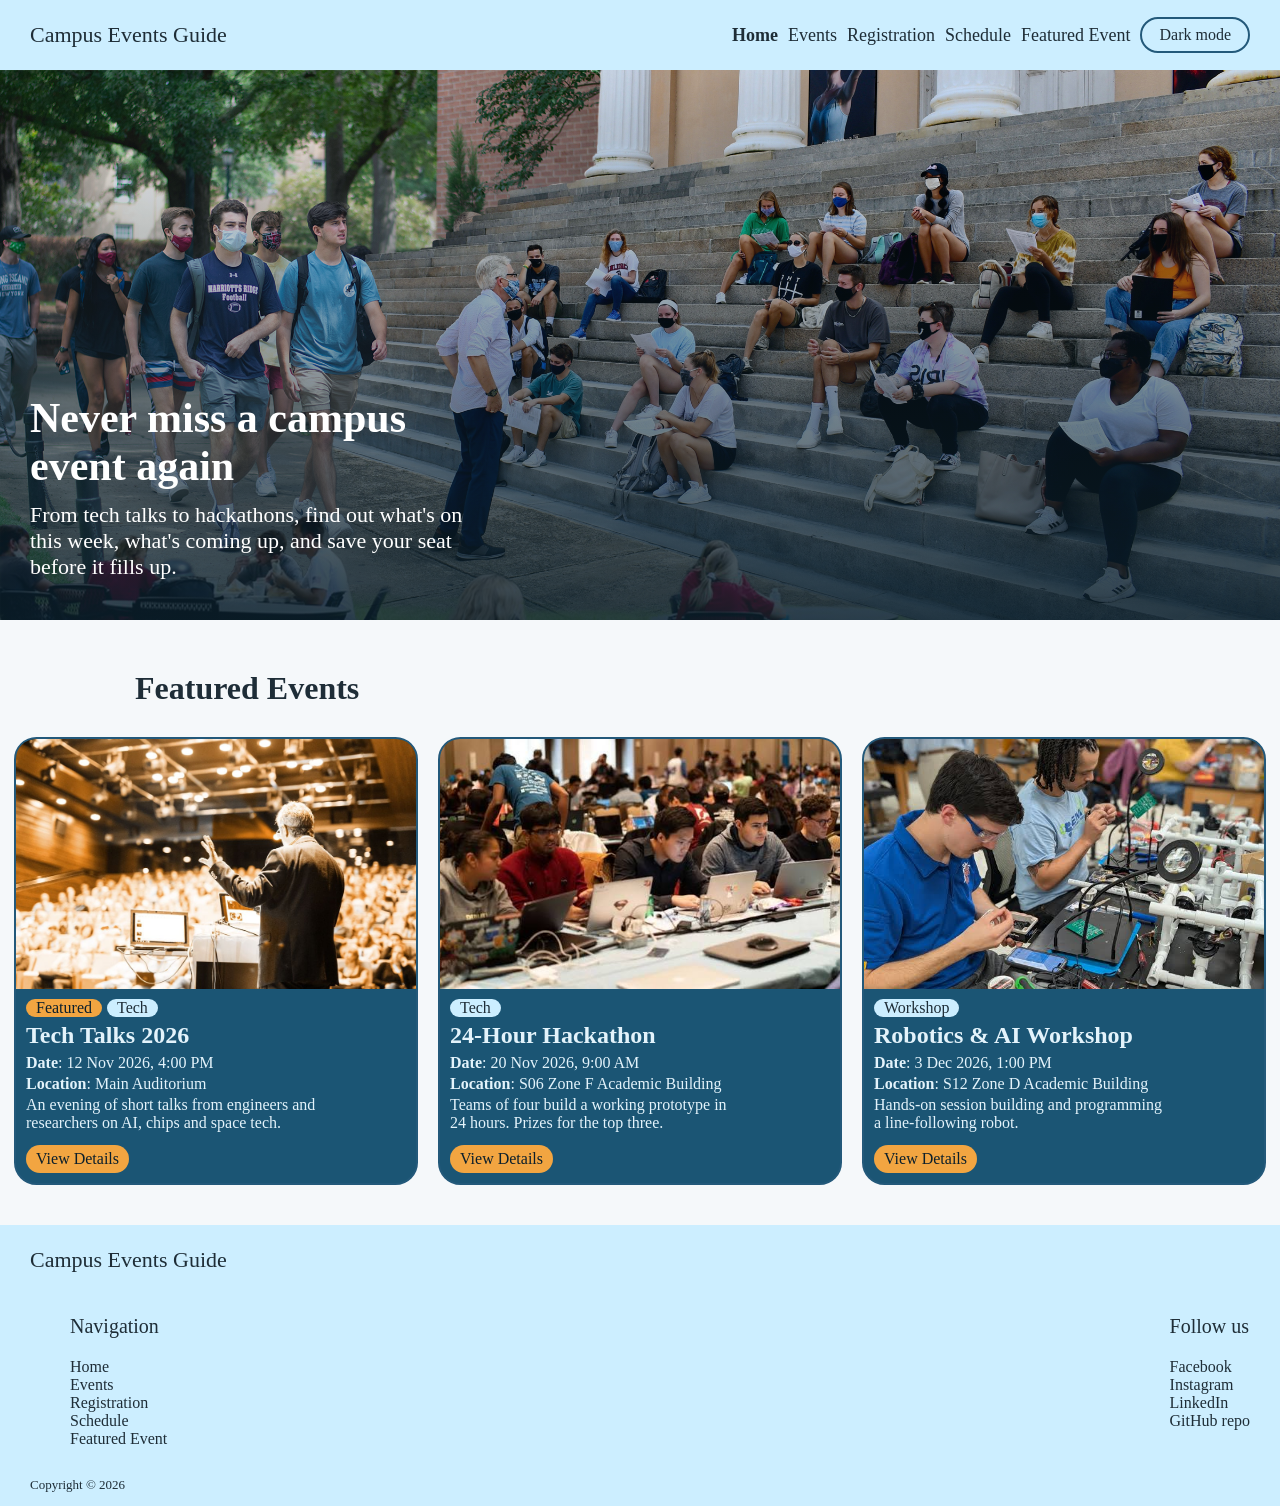
<file: index.html>
<!DOCTYPE html>
<html lang="en">
    <head>
        <meta charset="UTF-8">
        <meta name="viewport" content="width=device-width, initial-scale=1.0">
        <link rel="stylesheet" href="style.css">
        <title>Home</title>
    </head>
    <body>
        <input type="checkbox" id="theme-toggle" class="theme-toggle">
        <div class="page">
            <header class="header">
                <p class="name">Campus Events Guide</p>
                <nav class="nav">
                    <a href="index.html" aria-current="page">Home</a>
                    <a href="events.html">Events</a>
                    <a href="registration.html">Registration</a>
                    <a href="schedule.html">Schedule</a>
                    <a href="event-details.html">Featured Event</a>
                    <label for="theme-toggle" class="theme-btn">Dark mode</label>
                </nav>
            </header>
            <main>
                <section class="hero">
                    <img src="assets/campus1.jpg" alt="students on campus">
                    <div class="hero-cont">
                        <h1>Never miss a campus event again</h1>
                        <p>
                            From tech talks to hackathons, find out what's on this week, what's coming up, and save your seat before it fills up.
                        </p>
                    </div>
                </section>
                <section id="mainE">
                    <h2>Featured Events</h2>
                    <div class="events">
                        <article class="event">
                            <img src="assets/feat1.jpg" alt="tech talk event">
                            <div class="chips">
                                <div class="featC">
                                    <p>Featured</p>
                                </div>
                                <div class="type">
                                    <p>Tech</p>
                                </div>
                            </div>
                            <h3>Tech Talks 2026</h3>
                            <p><b>Date</b>: 12 Nov 2026, 4:00 PM</p>
                            <p><b>Location</b>: Main Auditorium</p>
                            <p>An evening of short talks from engineers and researchers on AI, chips and space tech.</p>
                            <a href="event-details.html" class="viewBut">View Details</a>
                        </article>
    
                        <article class="event">
                            <img src="assets/hack1.jpeg" alt="hackathon event">
                            <div class="type">
                                <p>Tech</p>
                            </div>
                            <h3>24-Hour Hackathon</h3>
                            <p><b>Date</b>: 20 Nov 2026, 9:00 AM</p>
                            <p><b>Location</b>: S06 Zone F Academic Building</p>
                            <p>Teams of four build a working prototype in 24 hours. Prizes for the top three.</p>
                            <a href="events.html#hackathon" class="viewBut">View Details</a>
                        </article>
    
                        <article class="event">
                            <img src="assets/robo1.jpeg" alt="robotics workshop event">
                            <div class="type">
                                <p>Workshop</p>
                            </div>
                            <h3>Robotics & AI Workshop</h3>
                            <p><b>Date</b>: 3 Dec 2026, 1:00 PM</p>
                            <p><b>Location</b>: S12 Zone D Academic Building</p>
                            <p>Hands-on session building and programming a line-following robot.</p>
                            <a href="events.html#robotics-workshop" class="viewBut">View Details</a>
                        </article>
                    </div>
                </section>
            </main>
            <footer class="foot">
                <section id="foot1">
                    <p class="name">Campus Events Guide</p>
                    <p class="foot-title">Navigation</p>
                    <ul>
                        <li>
                            <a href="index.html" aria-current="page">Home</a>
                        </li>
                        <li>
                            <a href="events.html">Events</a>
                        </li>
                        <li>
                            <a href="registration.html">Registration</a>
                        </li>
                        <li>
                            <a href="schedule.html">Schedule</a>
                        </li>
                        <li>
                            <a href="event-details.html">Featured Event</a>
                        </li>
                    </ul>
                    <p class="copyright">Copyright © 2026</p>
                </section>
                <section class="foot2">
                    <p class="foot-title">Follow us</p>
                    <ul>
                        <li>
                            <a href="https://www.facebook.com/" target="_blank" rel="noopener">Facebook</a>
                        </li>
                        <li>
                            <a href="https://www.instagram.com/" target="_blank" rel="noopener">Instagram</a>
                        </li>
                        <li>
                            <a href="https://www.linkedin.com/" target="_blank" rel="noopener">LinkedIn</a>
                        </li>
                        <li>
                            <a href="https://github.com/Zorro-oreo/SW302-A1" target="_blank" rel="noopener">GitHub repo</a>
                        </li>
                    </ul>
                </section>
            </footer>
        </div>
    </body>
</html>
</file>
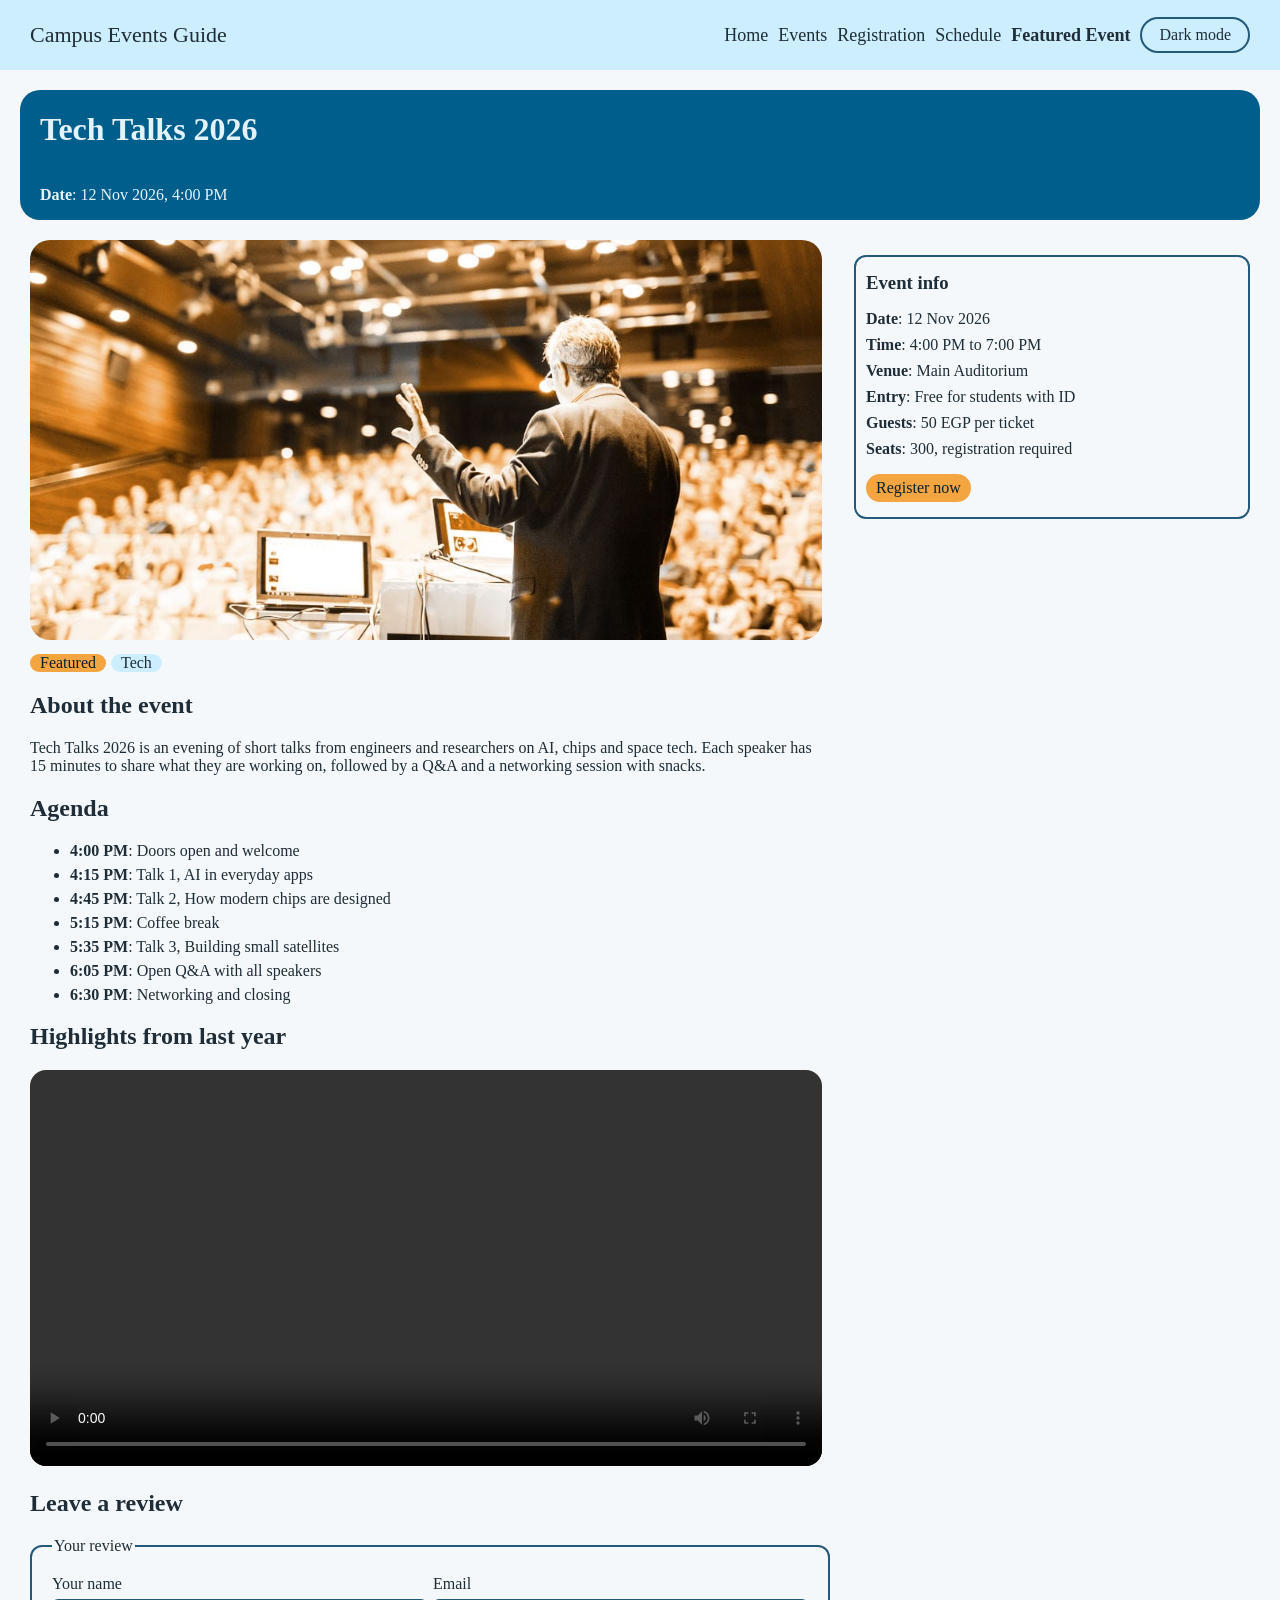
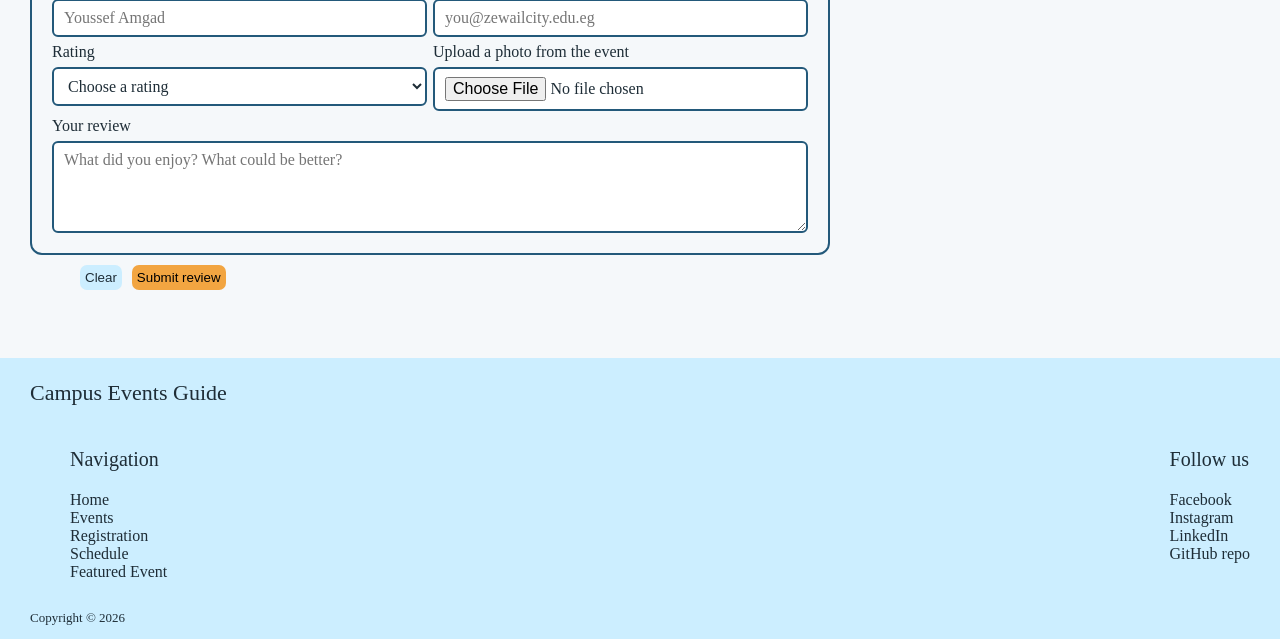
<file: event-details.html>
<!DOCTYPE html>
<html lang="en">
    <head>
        <meta charset="UTF-8">
        <meta name="viewport" content="width=device-width, initial-scale=1.0">
        <link rel="stylesheet" href="style.css">
        <title>Event Details</title>
    </head>
    <body>
        <input type="checkbox" id="theme-toggle" class="theme-toggle">
        <div class="page">
            <header class="header">
                <p class="name">Campus Events Guide</p>
                <nav class="nav">
                    <a href="index.html">Home</a>
                    <a href="events.html">Events</a>
                    <a href="registration.html">Registration</a>
                    <a href="schedule.html">Schedule</a>
                    <a href="event-details.html" aria-current="page">Featured Event</a>
                    <label for="theme-toggle" class="theme-btn">Dark mode</label>
                </nav>
            </header>
            <main>
                <div class="banner">
                    <h1>Tech Talks 2026</h1>
                    <p><b>Date</b>: 12 Nov 2026, 4:00 PM</p>
                </div>
                <section class="details-layout">
                    <article class="details-main">
                        <img src="assets/feat1.jpg" alt="Speaker presenting to a full auditorium at Tech Talks" class="details-poster">
                        <div class="chips">
                            <div class="featC">
                                <p>Featured</p>
                            </div>
                            <div class="type">
                                <p>Tech</p>
                            </div>
                        </div>
                        <h2>About the event</h2>
                        <p>
                            Tech Talks 2026 is an evening of short talks from engineers and researchers on AI, chips and space tech.
                            Each speaker has 15 minutes to share what they are working on, followed by a Q&A and a networking session with snacks.
                        </p>
                        <h2>Agenda</h2>
                        <ul class="agenda">
                            <li><b>4:00 PM</b>: Doors open and welcome</li>
                            <li><b>4:15 PM</b>: Talk 1, AI in everyday apps</li>
                            <li><b>4:45 PM</b>: Talk 2, How modern chips are designed</li>
                            <li><b>5:15 PM</b>: Coffee break</li>
                            <li><b>5:35 PM</b>: Talk 3, Building small satellites</li>
                            <li><b>6:05 PM</b>: Open Q&A with all speakers</li>
                            <li><b>6:30 PM</b>: Networking and closing</li>
                        </ul>
                        <h2>Highlights from last year</h2>
                        <video controls class="details-video">
                            <source src="assets/video1.mp4" type="video/mp4">
                        </video>
                    </article>
                    <aside class="reg-contact details-info">
                        <h2>Event info</h2>
                        <ul class="info-list">
                            <li><b>Date</b>: 12 Nov 2026</li>
                            <li><b>Time</b>: 4:00 PM to 7:00 PM</li>
                            <li><b>Venue</b>: Main Auditorium</li>
                            <li><b>Entry</b>: Free for students with ID</li>
                            <li><b>Guests</b>: 50 EGP per ticket</li>
                            <li><b>Seats</b>: 300, registration required</li>
                        </ul>
                        <a href="registration.html" class="viewBut">Register now</a>
                    </aside>
                </section>
                <section class="review">
                    <h2>Leave a review</h2>
                    <form class="reg-form review-form">
                        <fieldset class="reg-group">
                            <legend>Your review</legend>
                            <div class="field">
                                <label for="rev-name">Your name</label>
                                <input type="text" id="rev-name" name="rev-name" placeholder="Youssef Amgad"
                                    required maxlength="50" pattern="[A-Za-z ]+"
                                    title="Letters and spaces only">
                            </div>
                            <div class="field">
                                <label for="rev-email">Email</label>
                                <input type="email" id="rev-email" name="rev-email" placeholder="you@zewailcity.edu.eg" required>
                            </div>
                            <div class="field">
                                <label for="rating">Rating</label>
                                <select id="rating" name="rating" required>
                                    <option value="" disabled selected>Choose a rating</option>
                                    <option value="5">5 - Excellent</option>
                                    <option value="4">4 - Good</option>
                                    <option value="3">3 - Okay</option>
                                    <option value="2">2 - Poor</option>
                                    <option value="1">1 - Bad</option>
                                </select>
                            </div>
                            <div class="field">
                                <label for="rev-photo">Upload a photo from the event</label>
                                <input type="file" id="rev-photo" name="rev-photo" accept="image/*">
                            </div>
                            <div class="field field-wide">
                                <label for="comment">Your review</label>
                                <textarea id="comment" name="comment" rows="4" required minlength="10" maxlength="500"
                                        placeholder="What did you enjoy? What could be better?"></textarea>
                            </div>
                        </fieldset>
                        <div id="fin">
                            <button id="cl" type="reset">Clear</button>
                            <button id="regb" type="submit">Submit review</button>
                        </div>
                    </form>
                </section>
            </main>
            <footer class="foot">
                <section id="foot1">
                    <p class="name">Campus Events Guide</p>
                    <p class="foot-title">Navigation</p>
                    <ul>
                        <li>
                            <a href="index.html">Home</a>
                        </li>
                        <li>
                            <a href="events.html">Events</a>
                        </li>
                        <li>
                            <a href="registration.html">Registration</a>
                        </li>
                        <li>
                            <a href="schedule.html">Schedule</a>
                        </li>
                        <li>
                            <a href="event-details.html" aria-current="page">Featured Event</a>
                        </li>
                    </ul>
                    <p class="copyright">Copyright © 2026</p>
                </section>
                <section class="foot2">
                    <p class="foot-title">Follow us</p>
                    <ul>
                        <li>
                            <a href="https://www.facebook.com/" target="_blank" rel="noopener">Facebook</a>
                        </li>
                        <li>
                            <a href="https://www.instagram.com/" target="_blank" rel="noopener">Instagram</a>
                        </li>
                        <li>
                            <a href="https://www.linkedin.com/" target="_blank" rel="noopener">LinkedIn</a>
                        </li>
                        <li>
                            <a href="https://github.com/Zorro-oreo/SW302-A1" target="_blank" rel="noopener">GitHub repo</a>
                        </li>
                    </ul>
                </section>
            </footer>
        </div>
    </body>
</html>
</file>
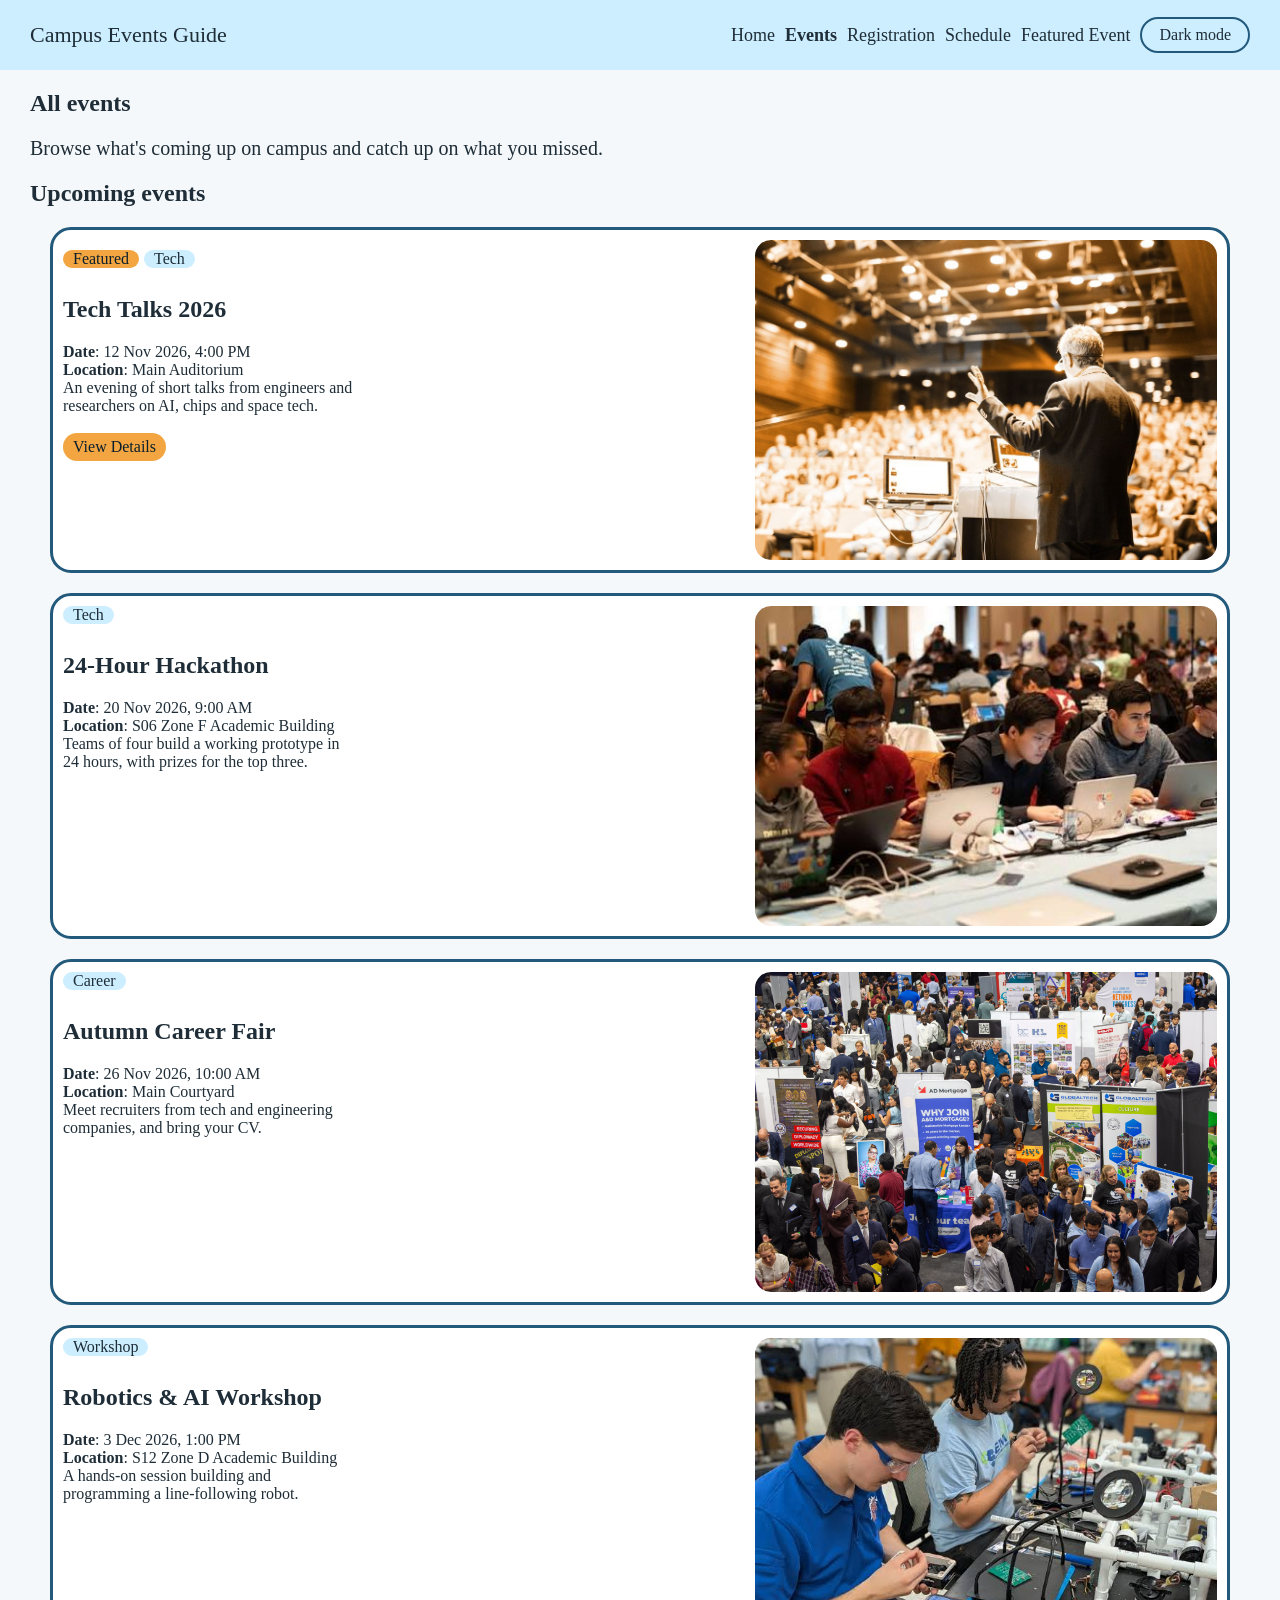
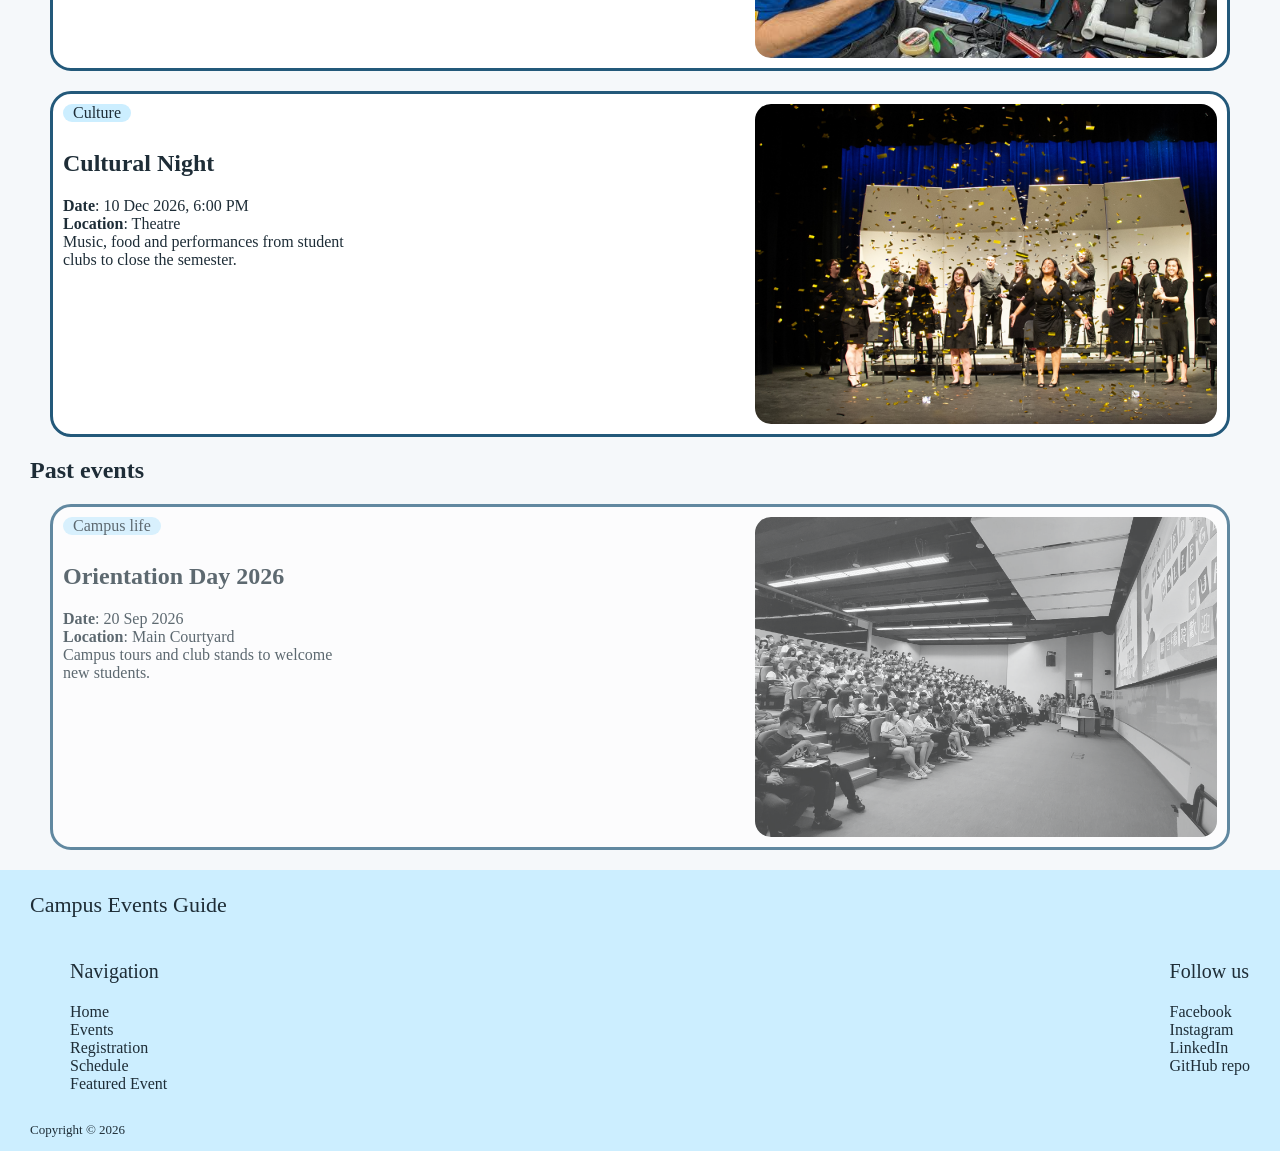
<file: events.html>
<!DOCTYPE html>
<html lang="en">
    <head>
        <meta charset="UTF-8">
        <meta name="viewport" content="width=device-width, initial-scale=1.0">
        <link rel="stylesheet" href="style.css">
        <title>Events</title>
    </head>
    <body>
        <input type="checkbox" id="theme-toggle" class="theme-toggle">
        <div class="page">
            <header class="header">
                <p class="name">Campus Events Guide</p>
                <nav class="nav">
                    <a href="index.html">Home</a>
                    <a href="events.html" aria-current="page">Events</a>
                    <a href="registration.html">Registration</a>
                    <a href="schedule.html">Schedule</a>
                    <a href="event-details.html">Featured Event</a>
                    <label for="theme-toggle" class="theme-btn">Dark mode</label>
                </nav>
            </header>
            <main>
                <section class="page-intro">
                    <h1>All events</h1>
                    <p>Browse what's coming up on campus and catch up on what you missed.</p>
                </section>

                <section class="events-section">
                    <h2>Upcoming events</h2>
                    <div class="Events">
                        <article class="event-l" id="tech-talks">
                            <div class="eve-cont">
                                <div class="chips">
                                    <div class="featCE">
                                        <p>Featured</p>
                                    </div>
                                    <div class="typeE">
                                        <p>Tech</p>
                                    </div>
                                </div>
                                <div>
                                    <h3>Tech Talks 2026</h3>
                                    <p><b>Date</b>: 12 Nov 2026, 4:00 PM</p>
                                    <p><b>Location</b>: Main Auditorium</p>
                                    <p>An evening of short talks from engineers and researchers on AI, chips and space tech.</p>
                                </div>
                                <a href="event-details.html" class="viewBut">View Details</a>
                            </div>
                            <img src="assets/feat1.jpg" alt="tech talk event">
                        </article>
                        <article class="event-l" id="hackathon">
                            <div class="eve-cont">
                                <div class="chips">
                                    <div class="typeE">
                                        <p>Tech</p>
                                    </div>
                                </div>
                                <div>
                                    <h3>24-Hour Hackathon</h3>
                                    <p><b>Date</b>: 20 Nov 2026, 9:00 AM</p>
                                    <p><b>Location</b>: S06 Zone F Academic Building</p>
                                    <p>Teams of four build a working prototype in 24 hours, with prizes for the top three.</p>
                                </div>
                            </div>
                            <img src="assets/hack1.jpeg" alt="Students working on laptops together during a hackathon">
                        </article>
                        <article class="event-l" id="career-fair">
                            <div class="eve-cont">
                                <div class="chips">
                                    <div class="typeE">
                                        <p>Career</p>
                                    </div>
                                </div>
                                <div>
                                    <h3>Autumn Career Fair</h3>
                                    <p><b>Date</b>: 26 Nov 2026, 10:00 AM</p>
                                    <p><b>Location</b>: Main Courtyard</p>
                                    <p>Meet recruiters from tech and engineering companies, and bring your CV.</p>
                                </div>
                            </div>
                            <img src="assets/career1.png" alt="Students talking to company representatives at recruitment booths">
                        </article>
                        <article class="event-l" id="robotics-workshop">
                            <div class="eve-cont">
                                <div class="chips">
                                    <div class="typeE">
                                        <p>Workshop</p>
                                    </div>
                                </div>
                                <div>
                                    <h3>Robotics & AI Workshop</h3>
                                    <p><b>Date</b>: 3 Dec 2026, 1:00 PM</p>
                                    <p><b>Location</b>: S12 Zone D Academic Building</p>
                                    <p>A hands-on session building and programming a line-following robot.</p>
                                </div>
                            </div>
                            <img src="assets/robo1.jpeg" alt="Students at a robotics and AI workshop">
                        </article>
                        <article class="event-l" id="cultural-night">
                            <div class="eve-cont">
                                <div class="chips">
                                    <div class="typeE">
                                        <p>Culture</p>
                                    </div>
                                </div>
                                <div>
                                    <h3>Cultural Night</h3>
                                    <p><b>Date</b>: 10 Dec 2026, 6:00 PM</p>
                                    <p><b>Location</b>: Theatre</p>
                                    <p>Music, food and performances from student clubs to close the semester.</p>
                                </div>
                            </div>
                            <img src="assets/music.jpg" alt="Students performing music">
                        </article>
                    </div>
                </section>

                <section class="events-section">
                    <h2>Past events</h2>
                    <div class="Events event-past">
                        <article class="event-l" id="orientation">
                            <div class="eve-cont">
                                <div class="chips">
                                    <div class="typeE">
                                        <p>Campus life</p>
                                    </div>
                                </div>
                                <div>
                                    <h3>Orientation Day 2026</h3>
                                    <p><b>Date</b>: 20 Sep 2026</p>
                                    <p><b>Location</b>: Main Courtyard</p>
                                    <p>Campus tours and club stands to welcome new students.</p>
                                </div>
                            </div>
                            <img src="assets/orient.jpg" alt="Students gathered in a lecture hall">
                        </article>
                    </div>
                    
                </section>
            </main>
            <footer class="foot">
                <section id="foot1">
                    <p class="name">Campus Events Guide</p>
                    <p class="foot-title">Navigation</p>
                    <ul>
                        <li>
                            <a href="index.html">Home</a>
                        </li>
                        <li>
                            <a href="events.html" aria-current="page">Events</a>
                        </li>
                        <li>
                            <a href="registration.html">Registration</a>
                        </li>
                        <li>
                            <a href="schedule.html">Schedule</a>
                        </li>
                        <li>
                            <a href="event-details.html">Featured Event</a>
                        </li>
                    </ul>
                    <p class="copyright">Copyright © 2026</p>
                </section>
                <section class="foot2">
                    <p class="foot-title">Follow us</p>
                    <ul>
                        <li>
                            <a href="https://www.facebook.com/" target="_blank" rel="noopener">Facebook</a>
                        </li>
                        <li>
                            <a href="https://www.instagram.com/" target="_blank" rel="noopener">Instagram</a>
                        </li>
                        <li>
                            <a href="https://www.linkedin.com/" target="_blank" rel="noopener">LinkedIn</a>
                        </li>
                        <li>
                            <a href="https://github.com/Zorro-oreo/SW302-A1" target="_blank" rel="noopener">GitHub repo</a>
                        </li>
                    </ul>
                </section>
            </footer>
        </div>
    </body>
</html>
</file>
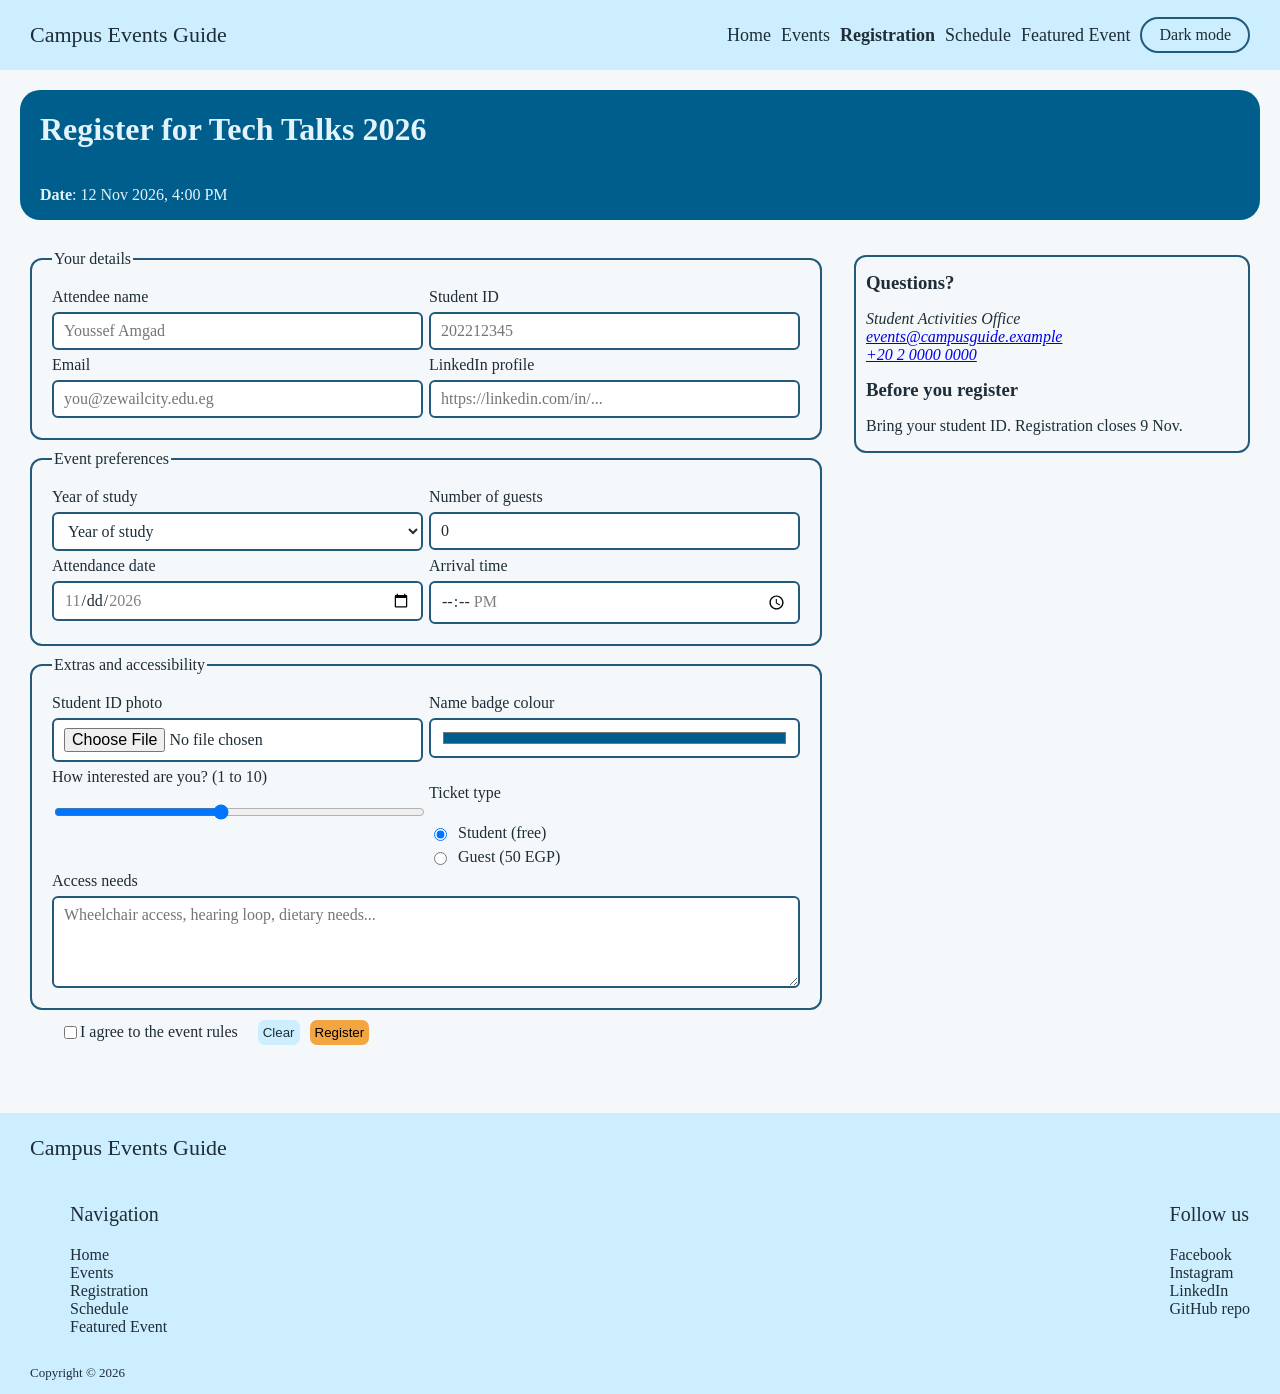
<file: registration.html>
<!DOCTYPE html>
<html lang="en">
    <head>
        <meta charset="UTF-8">
        <meta name="viewport" content="width=device-width, initial-scale=1.0">
        <link rel="stylesheet" href="style.css">
        <title>Registration</title>
    </head>
    <body>
        <input type="checkbox" id="theme-toggle" class="theme-toggle">
        <div class="page">
            <header class="header">
                <p class="name">Campus Events Guide</p>
                <nav class="nav">
                    <a href="index.html">Home</a>
                    <a href="events.html">Events</a>
                    <a href="registration.html" aria-current="page">Registration</a>
                    <a href="schedule.html">Schedule</a>
                    <a href="event-details.html">Featured Event</a>
                    <label for="theme-toggle" class="theme-btn">Dark mode</label>
                </nav>
            </header>
            <main>
                <div class="banner">
                    <h1>Register for Tech Talks 2026</h1>
                    <p><b>Date</b>: 12 Nov 2026, 4:00 PM</p>
                </div>
                <section class="reg-layout">
                    <form class="reg-form">
                        <fieldset class="reg-group">
                            <legend>Your details</legend>
                            <div class="field">
                                <label for="name">Attendee name</label>
                                <input type="text" id="name" name="name" placeholder="Youssef Amgad"
                                    required maxlength="50" pattern="[A-Za-z ]+"
                                    title="Letters and spaces only">
                            </div>
                            <div class="field">
                                <label for="student-id">Student ID</label>
                                <input type="text" id="student-id" name="student-id" placeholder="202212345"
                                    required pattern="[0-9]{9}" maxlength="9"
                                    title="Your 9-digit student ID">
                            </div>
                            <div class="field">
                                <label for="email">Email</label>
                                <input type="email" id="email" name="email" placeholder="you@zewailcity.edu.eg" required>
                            </div>
                            <div class="field">
                                <label for="linkedin">LinkedIn profile</label>
                                <input type="url" id="linkedin" name="linkedin" placeholder="https://linkedin.com/in/...">
                            </div>
                        </fieldset>
                        <fieldset class="reg-group">
                            <legend>Event preferences</legend>
                            <div class="field">
                                <label for="year">Year of study</label>
                                <select id="year" name="year" required>
                                    <option value="" disabled selected>Year of study</option>
                                    <option value="1">Year 1</option>
                                    <option value="2">Year 2</option>
                                    <option value="3">Year 3</option>
                                    <option value="4">Year 4</option>
                                    <option value="5">Year 5</option>
                                    <option value="postgrad">Postgraduate</option>
                                    <option value="alumni">Alumni</option>
                                </select>
                            </div>
                            <div class="field">
                                <label for="guests">Number of guests</label>
                                <input type="number" id="guests" name="guests" min="0" max="3" value="0">
                            </div>
                            <div class="field">
                                <label for="date">Attendance date</label>
                                <input type="date" id="date" name="date" min="2026-11-12" max="2026-11-12" required>
                            </div>
                            <div class="field">
                                <label for="arrival">Arrival time</label>
                                <input type="time" id="arrival" name="arrival" min="16:00" max="19:00">
                            </div>
                        </fieldset>
                        <fieldset class="reg-group">
                            <legend>Extras and accessibility</legend>

                            <div class="field">
                                <label for="photo">Student ID photo</label>
                                <input type="file" id="photo" name="photo" accept="image/*">
                            </div>

                            <div class="field">
                                <label for="badge">Name badge colour</label>
                                <input type="color" id="badge" name="badge" value="#005E8C" class="color-pick">
                            </div>

                            <div class="field">
                                <label for="interest">How interested are you? (1 to 10)</label>
                                <input type="range" id="interest" name="interest" min="1" max="10" value="5">
                            </div>

                            <div class="field">
                                <p>Ticket type</p>
                                <label class="radio-option"><input type="radio" name="ticket" value="student" required checked> Student (free)</label>
                                <label class="radio-option"><input type="radio" name="ticket" value="guest"> Guest (50 EGP)</label>
                            </div>

                            <div class="field field-wide">
                                <label for="needs">Access needs</label>
                                <textarea id="needs" name="needs" rows="4" maxlength="300"
                                        placeholder="Wheelchair access, hearing loop, dietary needs..."></textarea>
                            </div>
                        </fieldset>
                        <div id="fin">
                            <input type="checkbox" id="agree" name="agree" required>
                            <label for="agree">I agree to the event rules</label>
                            <button id="cl" type="reset">Clear</button>
                            <button id="regb" type="submit">Register</button>
                        </div>
                    </form>
                    <aside class="reg-contact">
                        <h2>Questions?</h2>
                        <address>
                            Student Activities Office<br>
                            <a href="mailto:events@campusguide.example">events@campusguide.example</a><br>
                            <a href="tel:+20200000000">+20 2 0000 0000</a>
                        </address>
                        <h2>Before you register</h2>
                        <p>Bring your student ID. Registration closes 9 Nov.</p>
                    </aside>
                </section>
                

            </main>
            <footer class="foot">
                <section id="foot1">
                    <p class="name">Campus Events Guide</p>
                    <p class="foot-title">Navigation</p>
                    <ul>
                        <li>
                            <a href="index.html">Home</a>
                        </li>
                        <li>
                            <a href="events.html">Events</a>
                        </li>
                        <li>
                            <a href="registration.html" aria-current="page">Registration</a>
                        </li>
                        <li>
                            <a href="schedule.html">Schedule</a>
                        </li>
                        <li>
                            <a href="event-details.html">Featured Event</a>
                        </li>
                    </ul>
                    <p class="copyright">Copyright © 2026</p>
                </section>
                <section class="foot2">
                    <p class="foot-title">Follow us</p>
                    <ul>
                        <li>
                            <a href="https://www.facebook.com/" target="_blank" rel="noopener">Facebook</a>
                        </li>
                        <li>
                            <a href="https://www.instagram.com/" target="_blank" rel="noopener">Instagram</a>
                        </li>
                        <li>
                            <a href="https://www.linkedin.com/" target="_blank" rel="noopener">LinkedIn</a>
                        </li>
                        <li>
                            <a href="https://github.com/Zorro-oreo/SW302-A1" target="_blank" rel="noopener">GitHub repo</a>
                        </li>
                    </ul>
                </section>
            </footer>
        </div>
    </body>
</html>
</file>
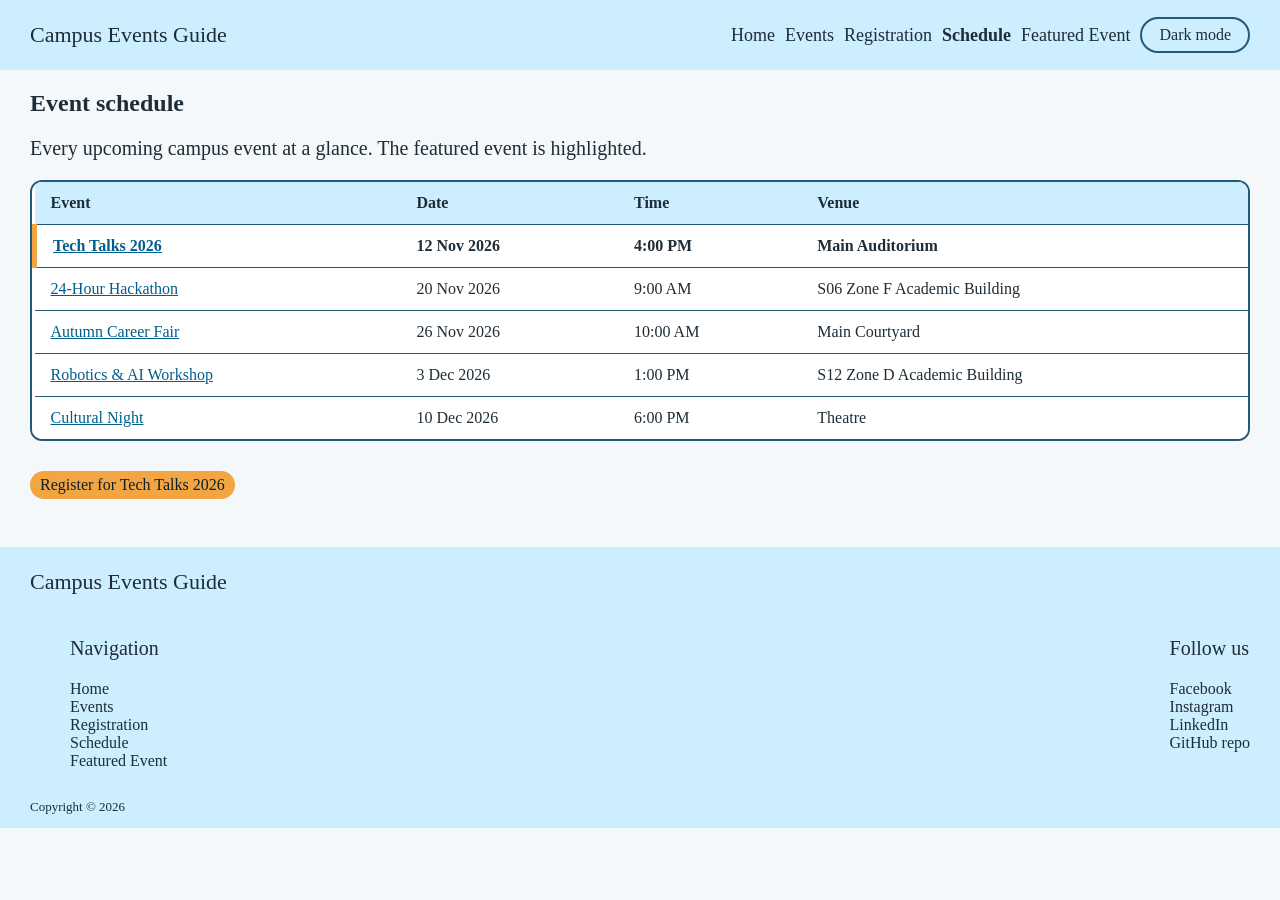
<file: schedule.html>
<!DOCTYPE html>
<html lang="en">
    <head>
        <meta charset="UTF-8">
        <meta name="viewport" content="width=device-width, initial-scale=1.0">
        <link rel="stylesheet" href="style.css">
        <title>Schedule</title>
    </head>
    <body>
        <input type="checkbox" id="theme-toggle" class="theme-toggle">
        <div class="page">
            <header class="header">
                <p class="name">Campus Events Guide</p>
                <nav class="nav">
                    <a href="index.html">Home</a>
                    <a href="events.html">Events</a>
                    <a href="registration.html">Registration</a>
                    <a href="schedule.html" aria-current="page">Schedule</a>
                    <a href="event-details.html">Featured Event</a>
                    <label for="theme-toggle" class="theme-btn">Dark mode</label>
                </nav>
            </header>
            <main>
                <section class="page-intro">
                    <h1>Event schedule</h1>
                    <p>Every upcoming campus event at a glance. The featured event is highlighted.</p>
                </section>
                <section class="table-wrap">
                    <table class="schedule">
                        <thead>
                            <tr>
                                <th scope="col">Event</th>
                                <th scope="col">Date</th>
                                <th scope="col">Time</th>
                                <th scope="col">Venue</th>
                            </tr>
                        </thead>
                        <tbody>
                            <tr class="featured-row">
                                <td><a href="event-details.html">Tech Talks 2026</a></td>
                                <td>12 Nov 2026</td>
                                <td>4:00 PM</td>
                                <td>Main Auditorium</td>
                            </tr>
                            <tr>
                                <td><a href="events.html#hackathon">24-Hour Hackathon</a></td>
                                <td>20 Nov 2026</td>
                                <td>9:00 AM</td>
                                <td>S06 Zone F Academic Building</td>
                            </tr>
                            <tr>
                                <td><a href="events.html#career-fair">Autumn Career Fair</a></td>
                                <td>26 Nov 2026</td>
                                <td>10:00 AM</td>
                                <td>Main Courtyard</td>
                            </tr>
                            <tr>
                                <td><a href="events.html#robotics-workshop">Robotics & AI Workshop</a></td>
                                <td>3 Dec 2026</td>
                                <td>1:00 PM</td>
                                <td>S12 Zone D Academic Building</td>
                            </tr>
                            <tr>
                                <td><a href="events.html#cultural-night">Cultural Night</a></td>
                                <td>10 Dec 2026</td>
                                <td>6:00 PM</td>
                                <td>Theatre</td>
                            </tr>
                        </tbody>
                    </table>
                </section>
                <section class="schedule-cta">
                    <a href="registration.html" class="viewBut">Register for Tech Talks 2026</a>
                </section>
            </main>
            <footer class="foot">
                <section id="foot1">
                    <p class="name">Campus Events Guide</p>
                    <p class="foot-title">Navigation</p>
                    <ul>
                        <li>
                            <a href="index.html">Home</a>
                        </li>
                        <li>
                            <a href="events.html">Events</a>
                        </li>
                        <li>
                            <a href="registration.html">Registration</a>
                        </li>
                        <li>
                            <a href="schedule.html" aria-current="page">Schedule</a>
                        </li>
                        <li>
                            <a href="event-details.html">Featured Event</a>
                        </li>
                    </ul>
                    <p class="copyright">Copyright © 2026</p>
                </section>
                <section class="foot2">
                    <p class="foot-title">Follow us</p>
                    <ul>
                        <li>
                            <a href="https://www.facebook.com/" target="_blank" rel="noopener">Facebook</a>
                        </li>
                        <li>
                            <a href="https://www.instagram.com/" target="_blank" rel="noopener">Instagram</a>
                        </li>
                        <li>
                            <a href="https://www.linkedin.com/" target="_blank" rel="noopener">LinkedIn</a>
                        </li>
                        <li>
                            <a href="https://github.com/Zorro-oreo/SW302-A1" target="_blank" rel="noopener">GitHub repo</a>
                        </li>
                    </ul>
                </section>
            </footer>
        </div>
    </body>
</html>
</file>
<file: style.css>
:root {
    --primary: #005E8C;
    --primary-dark: #124159;
    --primary-soft: #CCEEFF;
    --but-hover: #aedaf0;

    --accent: #F2A541;

    --bg: #F5F8FA;
    --card: #FFFFFF;
    --text: #1e2d37;
    --muted: #5F6B73;
    --border: #23597A;
    --link-hover: #617887;

    --accent-hover: #dc9436;
    --event-card: #1B5574;
    --text-on-dark: #e3f3fb;
    --banner: #005E8C;
}

/* Dark mode without JavaScript: using a checkbox right before .page and attaching a label to it.
When it is clicked, ~ selects .page and swaps the colour variables. */

.theme-toggle:checked ~ .page {
    --bg: #0B1F2B;
    --card: #124159;
    --text: #e3f3fb;
    --muted: #99DDFF;
    --primary: #61C2F2;
    --primary-soft: #1B5574;
    --but-hover: #46728a;
    --border: #D6E2EA;
    --link-hover: #95bbce;

    --event-card: #124159;
    --banner: #124159;

    color-scheme: dark;
}

body{
    margin: 0;
}

.page{
    min-height: 100vh;
    background-color: var(--bg);
    color: var(--text);
    transition: background-color 0.3s ease, color 0.3s ease;
}

.theme-toggle {
    position: absolute;
    opacity: 0;
    width: 1px;
    height: 1px;
}

.theme-btn {
    cursor: pointer;
    padding: 7px 17px;
    border: 2px solid var(--border);
    border-radius: 999px;
    transition: background-color 0.3s ease, transform 0.3s ease;
}

.theme-btn:hover {
    background-color: var(--but-hover);
    transform: scale(1.02);
    transition: background-color 0.3s ease, transform 0.3s ease;
}

.header{
    display: flex;
    flex-direction: row;
    justify-content: space-between;
    padding: 0 30px;
    background-color: var(--primary-soft);
    position: sticky;
    top: 0;
    z-index: 1000;
}

.nav{
    display: flex;
    flex-direction: row;
    justify-content: center;
    align-items: center;
    gap: 10px;
}

.nav a{
    color: var(--text);
    text-decoration: none;
    font-size: 18px;
    transition: color 0.3s ease, transform 0.3s ease;
}

.nav a:hover{
    color: var(--link-hover);
    transform: scale(1.02);
    transition: color 0.3s ease, transform 0.3s ease;
}

.name{
    font-size: 22px;
}

.hero {
    display: grid;
}

.hero > * {
    grid-area: 1 / 1;
}

.hero img {
    width: 100%;
    height: 550px;
    object-fit: cover;
    object-position: top;
}

.hero-cont {
    display: flex;
    flex-direction: column;
    justify-content: flex-end;
    align-items: flex-start;
    gap: 12px;
    padding: 40px 30px;
    color: #FFFFFF;
    background: linear-gradient(to top, rgba(11, 31, 43, 0.85), rgba(11, 31, 43, 0));
}

.hero-cont h1 {
    margin: 0;
    font-size: 42px;
    max-width: 450px;
}

.hero-cont p {
    margin: 0;
    max-width: 450px;
    font-size: 22px;
}

.events{
    display: flex;
    flex-direction: row;
    flex-wrap: wrap;
    justify-content: center;
    align-items: flex-start;
    padding: 40px 0 40px 0;
    gap: 20px;
}

.event{
    display: flex;
    flex-direction: column;
    align-items: flex-start;
    text-align: left;
    border: 2px solid var(--border);
    border-radius: 22.5px;
    height: auto;
    background-color: var(--event-card);
    color: var(--text-on-dark);
    padding-bottom: 10px;
}

.event img{
    width: 400px;
    height: 250px;
    object-fit: cover;
    border-top-left-radius: 20px;
    border-top-right-radius: 20px;
}

.event > .type {
    margin-left: 10px;
}

.chips {
    display: flex;
    flex-direction: row;
}

.event .chips p,
.event-l .chips p,
.event > .type p {
    width: auto;
}

.event p {
    width: 290px;
    margin: 0 0 3px 10px;
}
.event h3{
    font-size: 1.5em;
    margin: 5px 0 5px 10px;
}

.type{
    padding: 0 10px;
    background-color: #CCEEFF;
    border-radius: 200px;
    width: auto;
    height: auto;
    display: flex;
    flex-direction: column;
    justify-content: center;
    align-items: center;
    text-align: center;
    margin: 10px 0 0 5px;
}

.type p{
    margin: 0;
    color: #1e2d37;
}

.featC{
    padding: 0 10px;
    background-color: var(--accent);
    border-radius: 200px;
    width: auto;
    display: flex;
    flex-direction: column;
    justify-content: center;
    align-items: center;
    text-align: center;
    margin: 10px 0 0 10px;
}

.featC p{
    color: #0B1F2B;
    margin: 0;
}

.viewBut{
    align-items: center;
    padding: 5px 10px 5px 10px;
    background-color: var(--accent);
    border-radius: 200px;
    margin: 10px 0 0 10px;
    color: #0B1F2B;
    text-decoration: none;
    transition: background-color 0.3s ease, transform 0.3s ease;
}

.viewBut:hover {
    background-color: var(--accent-hover);
    transform: scale(1.02);
    transition: background-color 0.3s ease, transform 0.3s ease;
}

#mainE > h2{
    font-size: 2em;
    margin: 50px 0 -10px 135px;
}

.foot{
    display: flex;
    flex-direction: row;
    justify-content: space-between;
    padding: 0 30px;
    background-color: var(--primary-soft);
}

#foot1{
    display: flex;
    flex-direction: column;
}

#foot1 a,
.foot2 a{
    text-decoration: none;
    color: var(--text);
    transition: color 0.3s ease, transform 0.3s ease;
}

#foot1 a:hover,
.foot2 a:hover{
    color: var(--link-hover);
    transform: scale(1.05);
    transition: color 0.3s ease, transform 0.3s ease;
}

#foot1 ul,
.foot2 ul{
    list-style: none;
}

.foot-title{
    font-size: 20px;
    margin-left: 40px;
}

.foot-title + ul{
    margin-top: 0;
}

.copyright{
    font-size: 13px;
}

.foot2{
    padding-top: 70px;
}

.nav a[aria-current="page"]{
    font-weight: bold;
}

.page-intro{
    padding: 0 30px;
}

.page-intro p{
    font-size: 20px;
}

.Events {
    display: flex;
    flex-direction: column;
    justify-content: space-between;
    margin: 20px 50px;
    gap: 20px;
}

.event-past {
    opacity: 0.7;
}

.event-past img {
    filter: grayscale(100%);
}

.ended {
    padding: 2px 10px;
    border-radius: 999px;
    border: 1px solid var(--muted);
    color: var(--muted);
}

.event-l {
    display: flex;
    flex-direction: row;
    justify-content: space-between;
    align-items: flex-start;
    border: 3px solid var(--border);
    background-color: var(--card);
    border-radius: 21px;
    padding: 10px;
}

.event-l img {
    width: 40%;
    height: 320px;
    object-fit: cover;
    border-radius: 16px;
}

.event-l p {
    width: 290px;
    margin: 0 0 3px 10px;
}
.eve-cont {
    display: flex;
    flex-direction: column;
    justify-content: space-between;
    align-items: flex-start;
    gap: 8px;
}

.event-l p {
    max-width: 45ch;
    margin: 0;
}

.event-l h3 {
    margin: 0.83em 0;
    font-size: 1.5em;
}

.typeE{
    padding: 0 10px;
    background-color: #CCEEFF;
    border-radius: 200px;
    width: auto;
    height: auto;
    display: flex;
    flex-direction: column;
    justify-content: center;
    align-items: center;
    text-align: center;
    margin: 10px 0 0 5px;
}

.typeE p{
    margin: 0;
    color: #1e2d37;
}

.featCE{
    padding: 0 10px;
    background-color: var(--accent);
    border-radius: 200px;
    width: auto;
    display: flex;
    flex-direction: column;
    justify-content: center;
    align-items: center;
    text-align: center;
    margin: 10px 0 0 0;
}

.featCE p{
    color: #0B1F2B;
    margin: 0;
}

.events-section > h2 {
    margin-left: 30px;
}

.chips .typeE:only-child {
    margin: 0;
}

.eve-cont .viewBut {
    margin-left: 0;
}

.reg-layout {
    display: grid;
    grid-template-columns: 2fr 1fr;
    gap: 32px;
    align-items: start;
    padding: 0 30px 48px;
}

.reg-group {
    min-width: 0;
    display: grid;
    grid-template-columns: 1fr 1fr;
    gap: 6px;
    border: 2px solid var(--border);
    border-radius: 12px;
    padding: 20px;
    margin: 10px 0;
}

.reg-contact{
    border: 2px solid var(--border);
    border-radius: 12px;
    padding: 0 10px;
    margin: 15px 0;
}

.field {
    display: flex;
    flex-direction: column;
    gap: 6px;
}

.field input,
.field select,
.field textarea {
    width: 100%;
    box-sizing: border-box;
    padding: 8px 10px;
    border: 2px solid var(--border);
    border-radius: 6px;
    background-color: var(--card);
    color: var(--text);
    font: inherit;
    transition: border-color 0.3s ease;
}

#regb{
    background-color: var(--accent);
    border-radius: 7px;
    margin-left: 10px;
    border: none;
    padding: 5px;
}
#cl{
    background-color: var(--primary-soft);
    border-radius: 7px;
    margin-left: 20px;
    color: var(--text);
    border: none;
    padding: 5px;
}
#fin{
    display: flex;
    flex-direction: row;
    justify-content: flex-start;
    align-items: center;
    margin: 0 0 20px 30px;
}

.banner{
    display: flex;
    flex-direction: column;
    justify-content: flex-start;
    align-items: flex-start;
    background-color: var(--banner);
    border-radius: 20px;
    padding: 0 0 0 20px;
    margin: 20px;
    color: var(--text-on-dark);
}

.field-wide {
    grid-column: 1 / -1;
}

.radio-option {
    display: flex;
    align-items: center;
    gap: 8px;
}

.radio-option input {
    width: auto;
}

.color-pick {
    width: 60px;
    height: 40px;
    padding: 2px;
}

.reg-layout > * {
    min-width: 0;
}

.reg-contact h2 {
    font-size: 1.17em;
}

#regb,
#cl {
    cursor: pointer;
    transition: background-color 0.3s ease, transform 0.3s ease;
}

#regb:hover {
    background-color: var(--accent-hover);
    transform: scale(1.02);
}

#cl:hover {
    background-color: var(--but-hover);
    transform: scale(1.02);
}

.field input:focus,
.field select:focus,
.field textarea:focus {
    border-color: var(--accent);
}

.theme-toggle:focus-visible ~ .page .theme-btn,
.nav a:focus-visible,
#foot1 a:focus-visible,
.foot2 a:focus-visible,
.viewBut:focus-visible,
#regb:focus-visible,
#cl:focus-visible {
    outline: 3px solid var(--accent);
    outline-offset: 3px;
}

.details-layout {
    display: grid;
    grid-template-columns: 2fr 1fr;
    gap: 32px;
    align-items: start;
    padding: 0 30px;
}

.details-layout > * {
    min-width: 0;
}

.details-poster {
    width: 100%;
    height: 400px;
    object-fit: cover;
    border-radius: 20px;
}

.details-main .chips .featC {
    margin-left: 0;
}

.agenda li {
    margin-bottom: 6px;
}

.details-video {
    width: 100%;
    border-radius: 16px;
}

.info-list {
    list-style: none;
    padding: 0;
}

.info-list li {
    margin-bottom: 8px;
}

.details-info .viewBut {
    display: inline-block;
    margin: 0 0 15px 0;
}

.review {
    padding: 0 30px 48px;
}

.review-form {
    max-width: 800px;
}

.table-wrap {
    overflow-x: auto;
    margin: 20px 30px;
    border: 2px solid var(--border);
    border-radius: 12px;
}

.schedule {
    width: 100%;
    min-width: 560px;
    border-collapse: collapse;
    background-color: var(--card);
}

.schedule th,
.schedule td {
    padding: 12px 16px;
    text-align: left;
    border-bottom: 1px solid var(--border);
}

.schedule th {
    background-color: var(--primary-soft);
}

.schedule tbody tr {
    transition: background-color 0.3s ease;
}

.schedule tbody tr:hover {
    background-color: var(--but-hover);
}

.schedule tbody tr:last-child td {
    border-bottom: none;
}

.schedule a {
    color: var(--primary);
}

.featured-row td {
    font-weight: bold;
}

.featured-row td:first-child {
    border-left: 5px solid var(--accent);
}

.schedule-cta {
    padding: 10px 30px 48px;
}

.schedule-cta .viewBut {
    display: inline-block;
    margin: 0;
}

/* For it to be responsive on a tablet, i used media queries to stack the website
name on the very top of the nav bar while the links wrap into a second line */

@media (max-width: 900px) {
    .details-layout {
        grid-template-columns: 1fr;
    }

    .header {
        flex-direction: column;
        align-items: center;
        padding: 0 20px 12px;
    }

    .nav {
        flex-wrap: wrap;
        gap: 10px 16px;
    }

    .hero img {
        height: 450px;
    }

    #mainE > h2 {
        margin-left: 30px;
    }

    .events {
        padding: 40px 20px;
    }

    .event {
        width: calc(50% - 10px);
        box-sizing: border-box;
    }

    .event img {
        width: 100%;
    }

    .event-l img {
        height: 260px;
    }

    .reg-layout {
        grid-template-columns: 1fr;
    }
}

@media (max-width: 600px) {
    .details-layout {
        padding: 0 16px;
    }

    .details-poster {
        height: 240px;
    }

    .review {
        padding: 0 16px 32px;
    }

    .table-wrap {
        margin: 20px 16px;
    }

    .schedule-cta {
        padding: 10px 16px 32px;
    }

    .header {
        position: static;
    }

    .nav a {
        font-size: 16px;
    }

    .hero img {
        height: 360px;
    }

    .hero-cont {
        padding: 24px 16px;
    }

    .hero-cont h1 {
        font-size: 30px;
    }

    .hero-cont p {
        font-size: 18px;
    }

    #mainE > h2 {
        margin: 32px 16px 0;
        font-size: 1.6em;
    }

    .events {
        padding: 24px 16px;
    }

    .event {
        width: 100%;
    }

    .event img {
        height: 200px;
    }

    .page-intro {
        padding: 0 16px;
    }

    .page-intro p {
        font-size: 18px;
    }

    .events-section > h2 {
        margin-left: 16px;
    }

    .Events {
        margin: 20px 16px;
    }

    .event-l {
        flex-direction: column-reverse;
        gap: 12px;
    }

    .event-l img {
        width: 100%;
        height: 220px;
    }

    .event-l p {
        width: auto;
    }

    .banner {
        margin: 16px;
        padding: 0 16px;
    }

    .banner h1 {
        font-size: 1.6em;
    }

    .reg-layout {
        padding: 0 16px 32px;
        gap: 16px;
    }

    .reg-group {
        grid-template-columns: 1fr;
        padding: 14px;
    }

    #fin {
        flex-wrap: wrap;
        gap: 10px;
        margin: 0 0 20px;
    }

    #fin button {
        margin-left: 0;
    }

    .foot {
        flex-direction: column;
        padding: 0 16px 16px;
    }

    .foot2 {
        padding-top: 0;
    }
}
</file>
